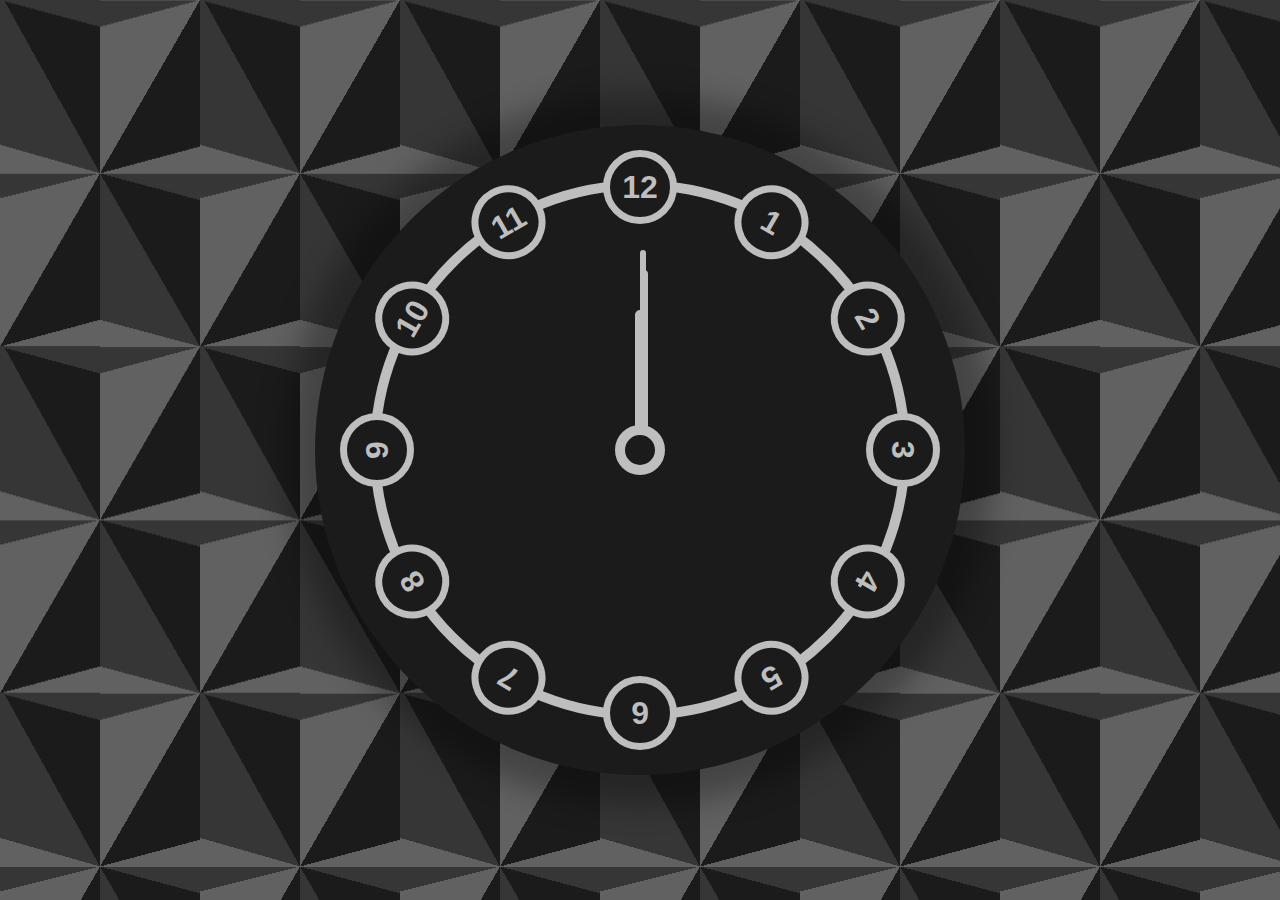
<file: index.html>
<!DOCTYPE html>
<html lang="en">
<head>
  <meta charset="UTF-8">
  <meta name="viewport" content="width=device-width, initial-scale=1.0">
  <link rel="stylesheet" href="./style.css">
  <script src="./main.js" defer></script>
  <title>Document</title>
</head>
<body>
  <div class="grid_center">
    <div class="wrapper">
      <div class="background"></div>
      <div class="outerline"></div>
      <div class="hours_wrapper">
        <div class="hour" id="hour1">
          <div class="circle">1</div>
        </div>
        <div class="hour" id="hour2">
          <div class="circle">2</div>
        </div>
        <div class="hour" id="hour3">
          <div class="circle">3</div>
        </div>
        <div class="hour" id="hour4">
          <div class="circle">4</div>
        </div>
        <div class="hour" id="hour5">
          <div class="circle">5</div>
        </div>
        <div class="hour" id="hour6">
          <div class="circle">6</div>
        </div>
        <div class="hour" id="hour7">
          <div class="circle">7</div>
        </div>
        <div class="hour" id="hour8">
          <div class="circle">8</div>
        </div>
        <div class="hour" id="hour9">
          <div class="circle">9</div>
        </div>
        <div class="hour" id="hour10">
          <div class="circle">10</div>
        </div>
        <div class="hour" id="hour11">
          <div class="circle">11</div>
        </div>
        <div class="hour" id="hour12">
          <div class="circle">12</div>
        </div>
        <div class="minute_stick"></div>
        <div class="second_stick"></div>
      </div>
      <div class="hour_stick"></div>
      <div class="center"></div>
    </div>
  </div>
</body>
</html>
</file>
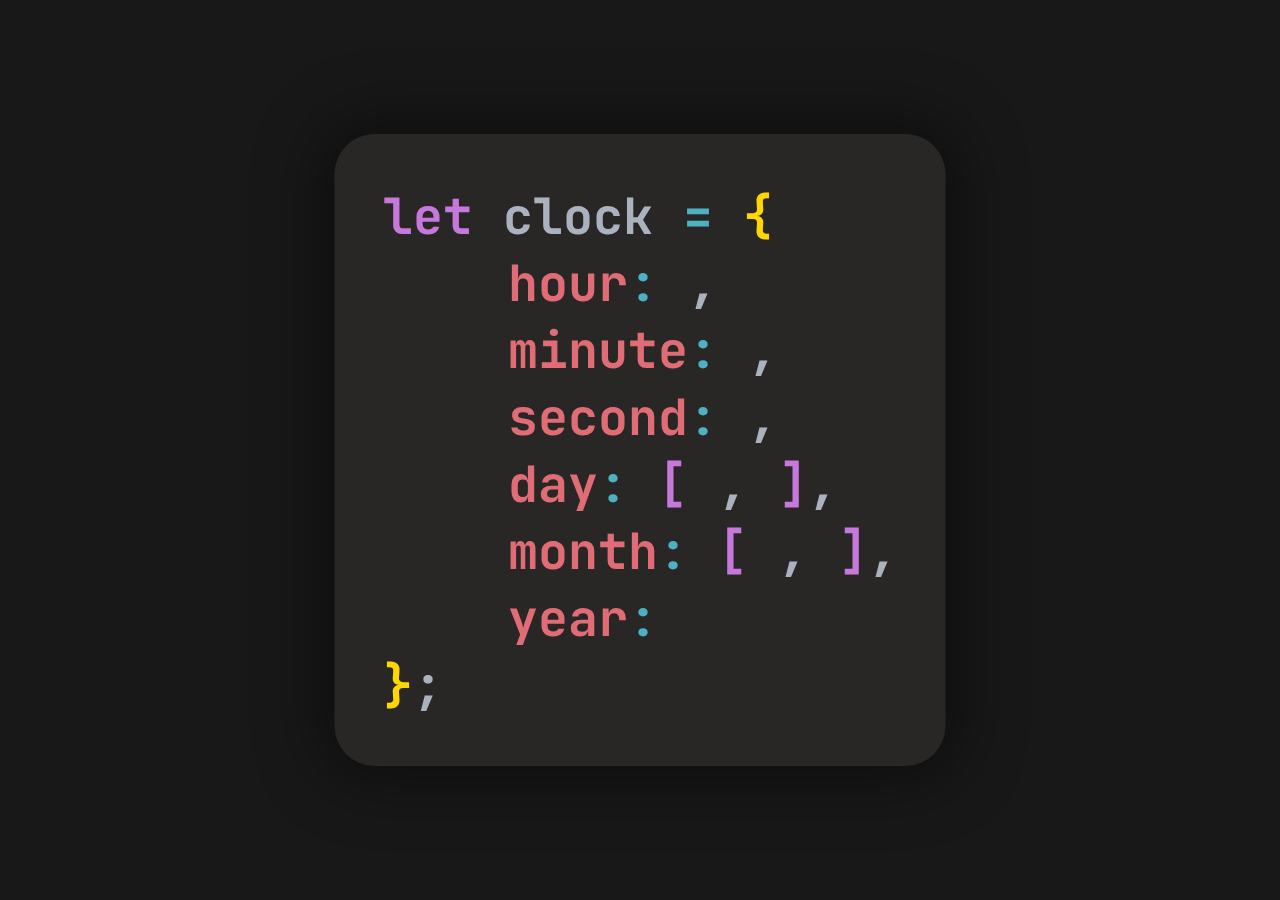
<file: Programmer Clock/index.html>
<!DOCTYPE html>
<html lang="en">
<head>
  <meta charset="UTF-8">
  <meta name="viewport" content="width=device-width, initial-scale=1.0">

  <link rel="stylesheet" type="text/css" href="./style.css"/>
  <link rel="preconnect" href="https://fonts.googleapis.com">
  <link rel="preconnect" href="https://fonts.gstatic.com" crossorigin>
  <link href="https://fonts.googleapis.com/css2?family=JetBrains+Mono:wght@400&display=swap" rel="stylesheet">
  <title>Code Clock</title>
</head>

<body>
  <div class="centered">
    <div class="centered" id="background">
      <h1>
        <span style="color: #c678dd;">let</span>
        <span style="color: #abb2bf;">clock</span>
        <span style="color: #4cb1c2;">=</span>
        <span style="color: #ffd700;">{</span>
      </h1>
      <h1 span class="tab" aria-label="hour">
        <span style="color: #abb2bf;">&#09;</span>
        <span style="color: #e06c75;">hour</span><span style="color: #4cb1c2;">:</span>
        <span style="color: #d19a66;" id="hour"></span><span style="color: #abb2bf;">,</span>
      </h1>
      <h1 span class="tab" aria-label="minute">
        <span style="color: #abb2bf;">&#09;</span>
        <span style="color: #e06c75;">minute</span><span style="color: #4cb1c2;">:</span>
        <span style="color: #d19a66;" id="minute"></span><span style="color: #abb2bf;">,</span>
      </h1>
      <h1 span class="tab" aria-label="second">
        <span style="color: #abb2bf;">&#09;</span>
        <span style="color: #e06c75;">second</span><span style="color: #4cb1c2;">:</span>
        <span style="color: #d19a66;" id="second"></span><span style="color: #abb2bf;">,</span>
      </h1>
      <h1 span class="tab" aria-label="day">
        <span style="color: #abb2bf;">&#09;</span>
        <span style="color: #e06c75;">day</span><span style="color: #4cb1c2;">:</span>
        <span style="color: #c678dd;">[</span>
        <span style="color: #d19a66;" id="day"></span><span style="color: #abb2bf;">,</span>
        <span style="color: #68a66b;" id="dayName"></span>
        <span style="color: #c678dd;">]</span></span><span style="color: #abb2bf;">,</span>
      </h1>
      <h1 span class="tab" aria-label="month">
        <span style="color: #abb2bf;">&#09;</span>
        <span style="color: #e06c75;">month</span><span style="color: #4cb1c2;">:</span>
        <span style="color: #c678dd;">[</span>
        <span style="color: #d19a66;" id="month"></span><span style="color: #abb2bf;">,</span>
        <span style="color: #68a66b;" id="monthName"></span>
        <span style="color: #c678dd;">]</span></span><span style="color: #abb2bf;">,</span>
      </h1>
      <h1 span class="tab" aria-label="year">
        <span style="color: #abb2bf;">&#09;</span>
        <span style="color: #e06c75;">year</span><span style="color: #4cb1c2;">:</span>
        <span style="color: #d19a66;" id="year"></span>
      </h1>
      <h1>
        <span style="color: #ffd700;">}</span><span style="color: #abb2bf;">;</span>
      </h1>
    </div>
  </div>

  <script src="./index.js"></script>

</body>

</html>
</file>
<file: style.css>
*::before,
*::after,
* {
  /* font-family:system-ui, -apple-system, BlinkMacSystemFont, 'Segoe UI', Roboto, Oxygen, Ubuntu, Cantarell, 'Open Sans', 'Helvetica Neue', sans-serif; */
  font-family:Arial, Helvetica, sans-serif;
  padding: 0;
  margin: 0;
  font-weight: 800;
  font-size: xx-large;
}

.grid_center {
  display: grid;
  place-items: center;
  height: 100vh;
  position: relative;

  --s: 200px; /* control the size */
  --c1: #616161;
  --c2: #363636;
  --c3: #1b1b1b;
  background:
    conic-gradient(from 75deg,var(--c1)   15deg ,var(--c2) 0 30deg ,#0000 0 180deg,
                              var(--c2) 0 195deg,var(--c1) 0 210deg,#0000 0) 
       calc(0.5*var(--s)) calc(0.5*var(--s)/0.577),
    conic-gradient(var(--c1)   30deg ,var(--c3) 0 75deg ,var(--c1) 0 90deg, var(--c2) 0 105deg,
                   var(--c3) 0 150deg,var(--c2) 0 180deg,var(--c3) 0 210deg,var(--c1) 0 256deg,
                   var(--c2) 0 270deg,var(--c1) 0 286deg,var(--c2) 0 331deg,var(--c3) 0);
  background-size: var(--s) calc(var(--s)/0.577);
}

.background {
  position: absolute;
  width: 650px;
  height: 650px;
  background-color: #1b1b1b;
  border-radius: 100%;
  box-shadow: 0px 0px 30px 30px rgba(0, 0, 0, 0.3);
}

.wrapper {
  position: relative;
  display: grid;
  place-items: center;
}

.circle {
  position: absolute;
  display: flex;
  width: 60px;
  height: 60px;
  color: #bebebe;
  background-color: #1b1b1b;
  border: 7px solid #bebebe;
  border-radius: 100%;
  justify-content: center;
  align-items: center;
  top: -300px;
}

.hour {
  position: absolute;
  display: flex;
  justify-content: center;
  align-items: center;
  transform-origin: inherit;
}

.hour_stick {
  position: absolute;
  width: 10px;
  height: 140px;
  top: -140px;
  background-color: #bebebe;
  border-radius: 2rem;
}

.minute_stick {
  position: absolute;
  width: 8px;
  height: 180px;
  top: -180px;
  background-color: #bebebe;
  transform-origin:bottom;
  border-radius: 2rem;
}

.second_stick {
  position: absolute;
  width: 6px;
  height: 200px;
  top: -200px;
  background-color: #bebebe;
  transform-origin:bottom;
  border-radius: 2rem;
}

.center {
  position: absolute;
  width: 30px;
  height: 30px;
  border: 10px solid #bebebe;
  border-radius: 100%;
  background-color: #1b1b1b;
}

.outerline{
  position: absolute;
  width: 520px;
  height: 520px;
  border: 10px solid #bebebe;
  border-radius: 100%;
}

#hour1 {
  transform: rotateZ(30deg);
}

#hour2 {
  transform: rotateZ(60deg);
}

#hour3 {
  transform: rotateZ(90deg);
}

#hour4 {
  transform: rotateZ(120deg);
}

#hour5 {
  transform: rotateZ(150deg);
}

#hour6 {
  transform: rotateZ(180deg);
}

#hour7 {
  transform: rotateZ(210deg);
}

#hour8 {
  transform: rotateZ(240deg);
}

#hour9 {
  transform: rotateZ(270deg);
}

#hour10 {
  transform: rotateZ(300deg);
}

#hour11 {
  transform: rotateZ(330deg);
}
</file>
<file: Programmer Clock/style.css>
body {
  background-color: rgb(24, 24, 24);
}

.tab {
  display: inline-block;
  margin-left: 2.5em;
}

.centered {
  position: absolute; /* or absolute */
  top: 50%;
  left: 50%;
  display: block;
  transform: translate(-50%, -50%);
}

h1 {
  width: 100%;
  font-family: 'JetBrains Mono', monospace;
  font-size: 50px;
  white-space: nowrap;
  line-height: 0%;
  color: white;
}

#background {
  padding: 3rem;
  background-color: #292726;
  border-radius: 40px;
  box-shadow: 0 0 4rem 1rem rgba(0, 0, 0, 0.4);
}
</file>
